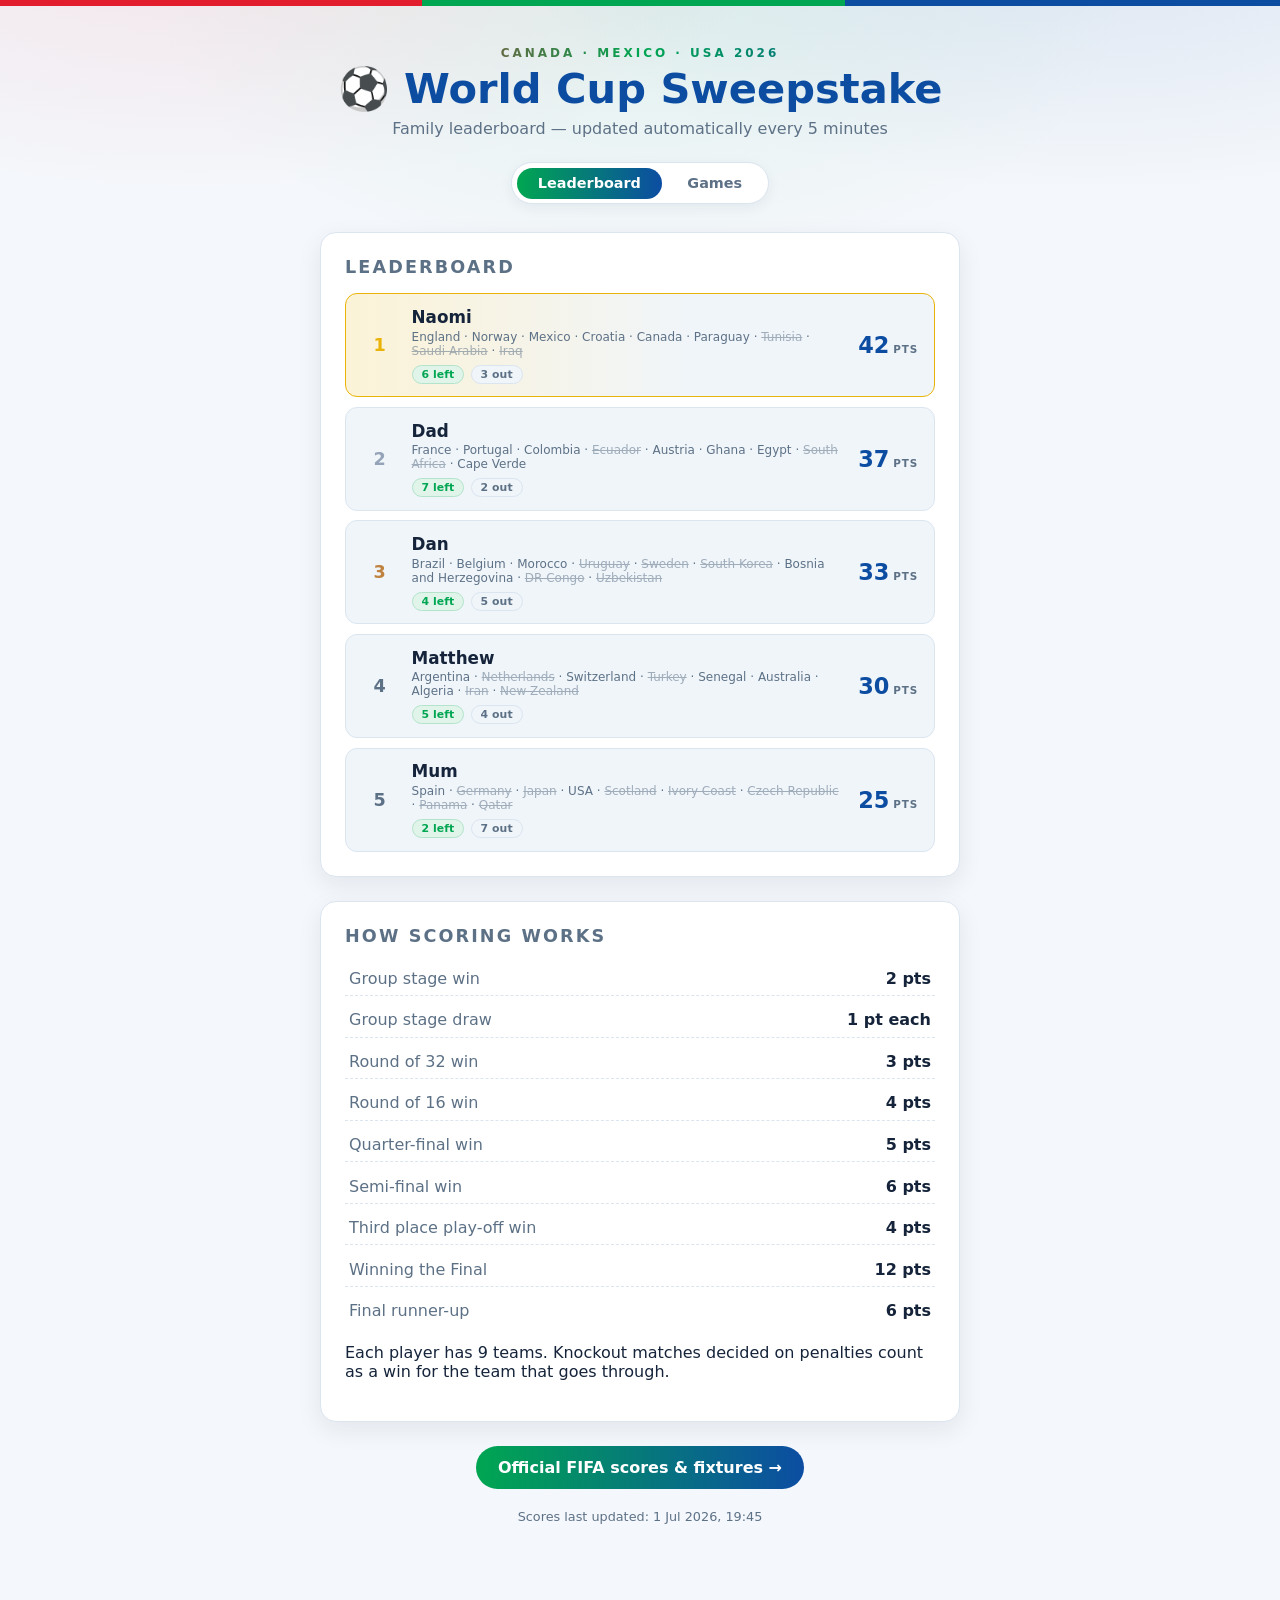
<file: site/index.html>
<!doctype html>
<html lang="en">
  <head>
    <meta charset="utf-8" />
    <meta name="viewport" content="width=device-width, initial-scale=1" />
    <title>World Cup 2026 Sweepstake</title>
    <link rel="stylesheet" href="styles.css" />
    <style>
      /* Leaderboard */
      #scores {
        display: flex;
        flex-direction: column;
        gap: 0.6rem;
      }

      .row {
        display: grid;
        grid-template-columns: 2.2rem 1fr auto;
        align-items: center;
        gap: 0.9rem;
        background: var(--bg-card-soft);
        border: 1px solid var(--border);
        border-radius: 12px;
        padding: 0.8rem 1rem;
      }

      .row .rank {
        font-weight: 800;
        font-size: 1.1rem;
        text-align: center;
        color: var(--text-muted);
      }

      .row.first .rank { color: var(--gold); }
      .row.second .rank { color: var(--silver); }
      .row.third .rank { color: var(--bronze); }

      .row.first {
        border-color: var(--gold);
        background: linear-gradient(90deg, rgba(234, 179, 8, 0.16), var(--bg-card-soft) 60%);
      }

      .row .player {
        font-weight: 600;
        font-size: 1.05rem;
      }

      .row .teams {
        display: block;
        font-size: 0.75rem;
        font-weight: 400;
        color: var(--text-muted);
        margin-top: 0.15rem;
      }

      .row .teams .out {
        text-decoration: line-through;
        opacity: 0.55;
      }

      .row .standing {
        display: flex;
        gap: 0.4rem;
        margin-top: 0.45rem;
      }

      .row .standing .pill {
        font-size: 0.68rem;
        font-weight: 700;
        border-radius: 999px;
        padding: 0.12rem 0.55rem;
        letter-spacing: 0.01em;
      }

      .row .standing .pill b {
        font-variant-numeric: tabular-nums;
      }

      .row .standing .pill.left {
        color: var(--green);
        background: color-mix(in srgb, var(--green) 12%, #ffffff);
        border: 1px solid color-mix(in srgb, var(--green) 30%, #ffffff);
      }

      .row .standing .pill.out {
        color: var(--text-muted);
        background: var(--bg-card-soft);
        border: 1px solid var(--border);
      }

      .row .points {
        font-size: 1.4rem;
        font-weight: 800;
        font-variant-numeric: tabular-nums;
        color: var(--blue);
      }

      .row .points small {
        font-size: 0.65rem;
        font-weight: 600;
        color: var(--text-muted);
        margin-left: 0.25rem;
        text-transform: uppercase;
        letter-spacing: 0.08em;
      }

      /* Scoring rules */
      .rules {
        display: flex;
        flex-direction: column;
        gap: 0.45rem;
        margin: 0;
        padding: 0;
        list-style: none;
      }

      .rules li {
        display: flex;
        justify-content: space-between;
        align-items: baseline;
        gap: 1rem;
        padding: 0.45rem 0.25rem;
        border-bottom: 1px dashed var(--border);
        color: var(--text-muted);
      }

      .rules li:last-child {
        border-bottom: none;
      }

      .rules .pts {
        font-weight: 700;
        color: var(--text);
        white-space: nowrap;
        font-variant-numeric: tabular-nums;
      }

      .rules .note {
        font-size: 0.8rem;
        margin-top: 0.75rem;
        color: var(--text-muted);
      }
    </style>
  </head>
  <body>
    <main>
      <header>
        <div class="kicker">Canada · Mexico · USA 2026</div>
        <h1>⚽ World Cup Sweepstake</h1>
        <p>Family leaderboard — updated automatically every 5 minutes</p>
      </header>

      <nav class="tabs">
        <a class="tab active" href="index.html">Leaderboard</a>
        <a class="tab" href="games.html">Games</a>
      </nav>

      <section class="card">
        <h2>Leaderboard</h2>
        <div id="scores"></div>
      </section>

      <section class="card">
        <h2>How scoring works</h2>
        <ul class="rules">
          <li><span>Group stage win</span><span class="pts">2 pts</span></li>
          <li><span>Group stage draw</span><span class="pts">1 pt each</span></li>
          <li><span>Round of 32 win</span><span class="pts">3 pts</span></li>
          <li><span>Round of 16 win</span><span class="pts">4 pts</span></li>
          <li><span>Quarter-final win</span><span class="pts">5 pts</span></li>
          <li><span>Semi-final win</span><span class="pts">6 pts</span></li>
          <li><span>Third place play-off win</span><span class="pts">4 pts</span></li>
          <li><span>Winning the Final</span><span class="pts">12 pts</span></li>
          <li><span>Final runner-up</span><span class="pts">6 pts</span></li>
        </ul>
        <p class="note">
          Each player has 9 teams. Knockout matches decided on penalties count
          as a win for the team that goes through.
        </p>
      </section>

      <section class="links">
        <a
          class="button"
          href="https://www.fifa.com/en/tournaments/mens/worldcup/canadamexicousa2026/scores-fixtures"
          target="_blank"
          rel="noopener"
        >
          Official FIFA scores &amp; fixtures →
        </a>
        <p id="status"></p>
      </section>
    </main>

    <script>
      const SCORES_URL = "data/scores.json";

      const PLAYER_TEAMS = {
        Dan: ["Brazil", "Belgium", "Morocco", "Uruguay", "Sweden", "South Korea", "Bosnia and Herzegovina", "DR Congo", "Uzbekistan"],
        Mum: ["Spain", "Germany", "Japan", "USA", "Scotland", "Ivory Coast", "Czech Republic", "Panama", "Qatar"],
        Dad: ["France", "Portugal", "Colombia", "Ecuador", "Austria", "Ghana", "Egypt", "South Africa", "Cape Verde"],
        Matthew: ["Argentina", "Netherlands", "Switzerland", "Turkey", "Senegal", "Australia", "Algeria", "Iran", "New Zealand"],
        Naomi: ["England", "Norway", "Mexico", "Croatia", "Canada", "Paraguay", "Tunisia", "Saudi Arabia", "Iraq"],
      };

      const RANK_CLASSES = ["first", "second", "third"];

      function formatLondonTime(date) {
        return date.toLocaleString("en-GB", {
          timeZone: "Europe/London",
          dateStyle: "medium",
          timeStyle: "short",
        });
      }

      async function loadScores() {
        const status = document.getElementById("status");

        try {
          const response = await fetch(SCORES_URL, { cache: "no-store" });

          if (!response.ok) {
            throw new Error(`Request failed: ${response.status}`);
          }

          const data = await response.json();
          renderScores(data.scores, data.eliminated || []);

          const updated = new Date(data.updated_at);
          status.textContent = `Scores last updated: ${formatLondonTime(updated)}`;
        } catch (error) {
          status.textContent = `Unable to load scores: ${error.message}`;
        }
      }

      function makePill(variant, count, label) {
        const pill = document.createElement("span");
        pill.className = `pill ${variant}`;

        const number = document.createElement("b");
        number.textContent = count;

        pill.append(number, document.createTextNode(` ${label}`));
        return pill;
      }

      function renderScores(scores, eliminated) {
        const container = document.getElementById("scores");
        container.innerHTML = "";

        const eliminatedSet = new Set(eliminated);

        const sorted = Object.entries(scores).sort(([, a], [, b]) => b - a);

        // Dense ranking: tied players share a rank and the next score down
        // takes the following rank (2, 2, 0 -> 1, 1, 2).
        let rank = 0;
        let previousPoints = null;

        sorted.forEach(([player, points]) => {
          if (points !== previousPoints) {
            rank += 1;
            previousPoints = points;
          }

          const row = document.createElement("div");
          row.className = "row";

          if (RANK_CLASSES[rank - 1]) {
            row.classList.add(RANK_CLASSES[rank - 1]);
          }

          const rankEl = document.createElement("div");
          rankEl.className = "rank";
          rankEl.textContent = rank;

          const playerEl = document.createElement("div");
          playerEl.className = "player";
          playerEl.textContent = player;

          const teams = PLAYER_TEAMS[player];
          if (teams) {
            const teamsEl = document.createElement("span");
            teamsEl.className = "teams";

            teams.forEach((team, index) => {
              const teamEl = document.createElement("span");
              if (eliminatedSet.has(team)) {
                teamEl.className = "out";
              }
              teamEl.textContent = team;
              teamsEl.append(teamEl);

              if (index < teams.length - 1) {
                teamsEl.append(document.createTextNode(" · "));
              }
            });

            playerEl.append(teamsEl);

            const outCount = teams.filter((team) => eliminatedSet.has(team)).length;
            const leftCount = teams.length - outCount;

            const standing = document.createElement("div");
            standing.className = "standing";
            standing.append(
              makePill("left", leftCount, "left"),
              makePill("out", outCount, "out")
            );
            playerEl.append(standing);
          }

          const pointsEl = document.createElement("div");
          pointsEl.className = "points";
          pointsEl.textContent = points;

          const label = document.createElement("small");
          label.textContent = points === 1 ? "pt" : "pts";
          pointsEl.append(label);

          row.append(rankEl, playerEl, pointsEl);
          container.append(row);
        });
      }

      loadScores();
      setInterval(loadScores, 60_000);
    </script>
  </body>
</html>
</file>
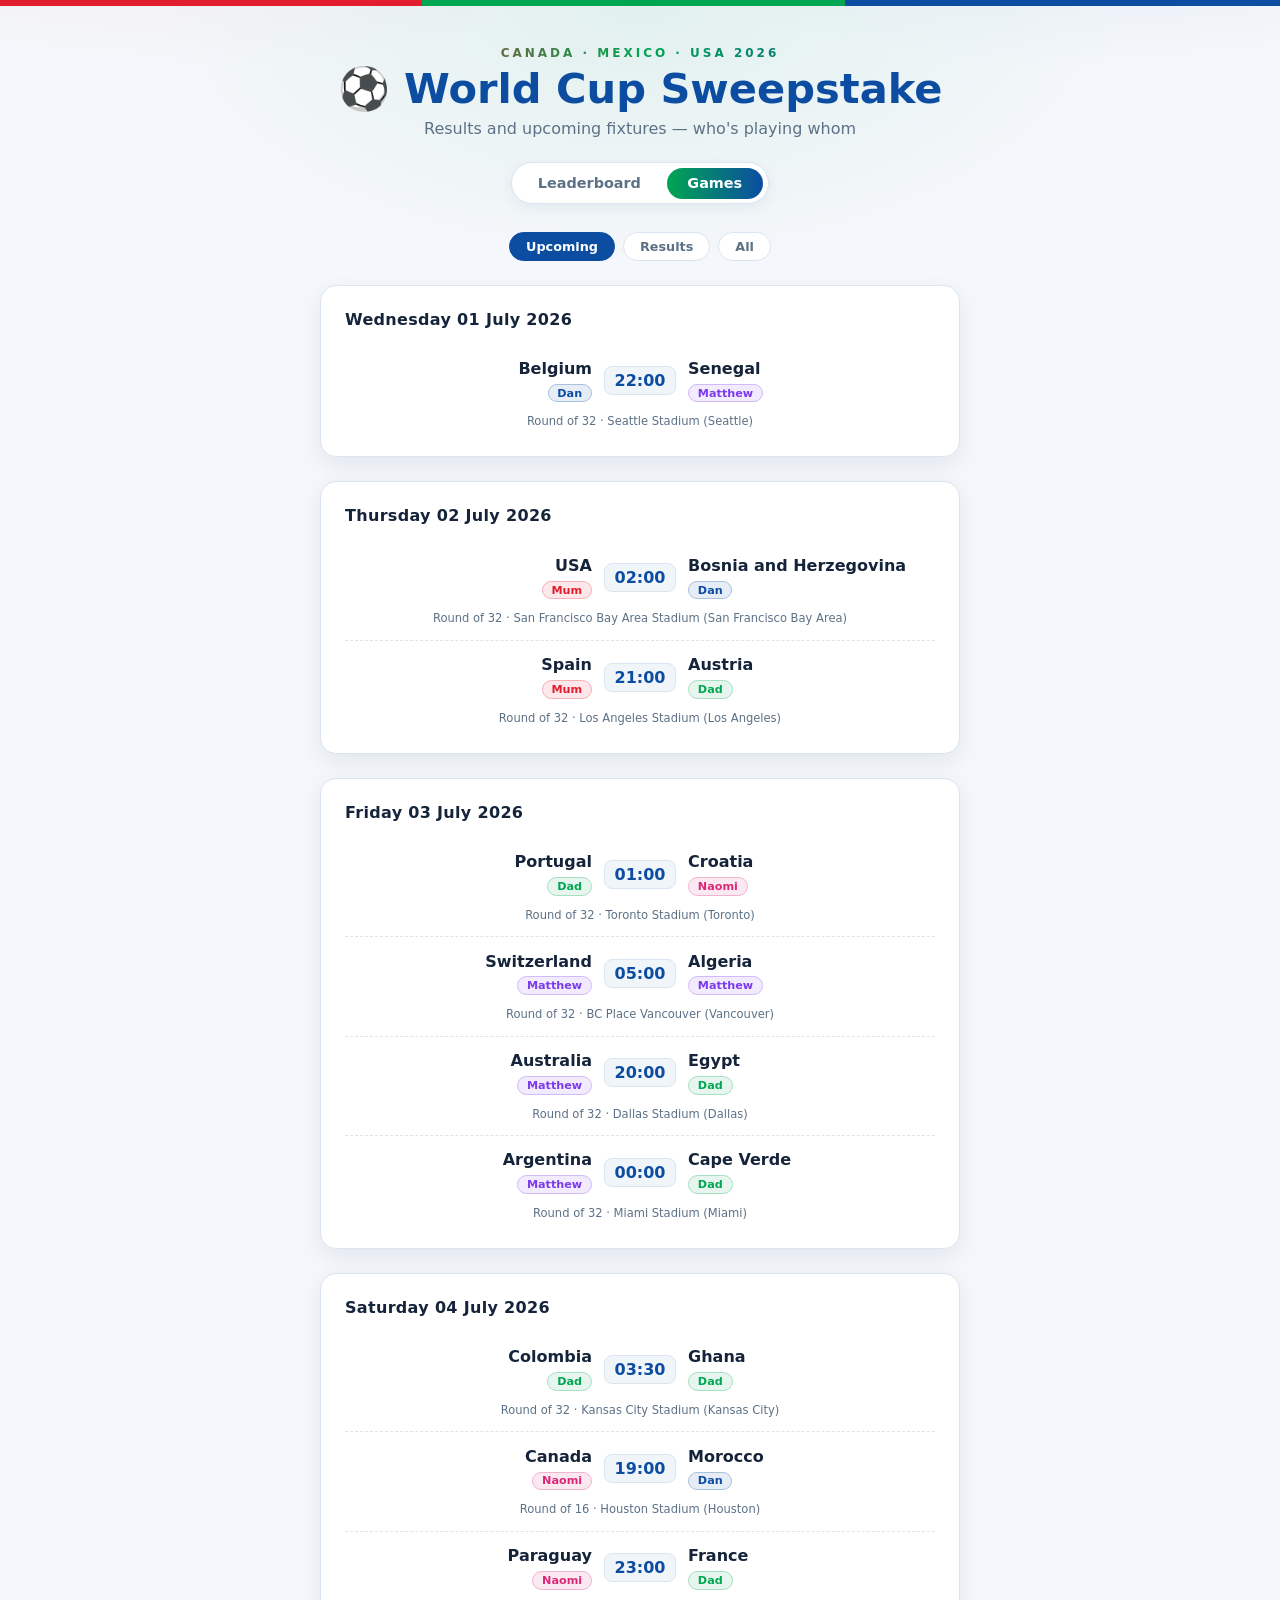
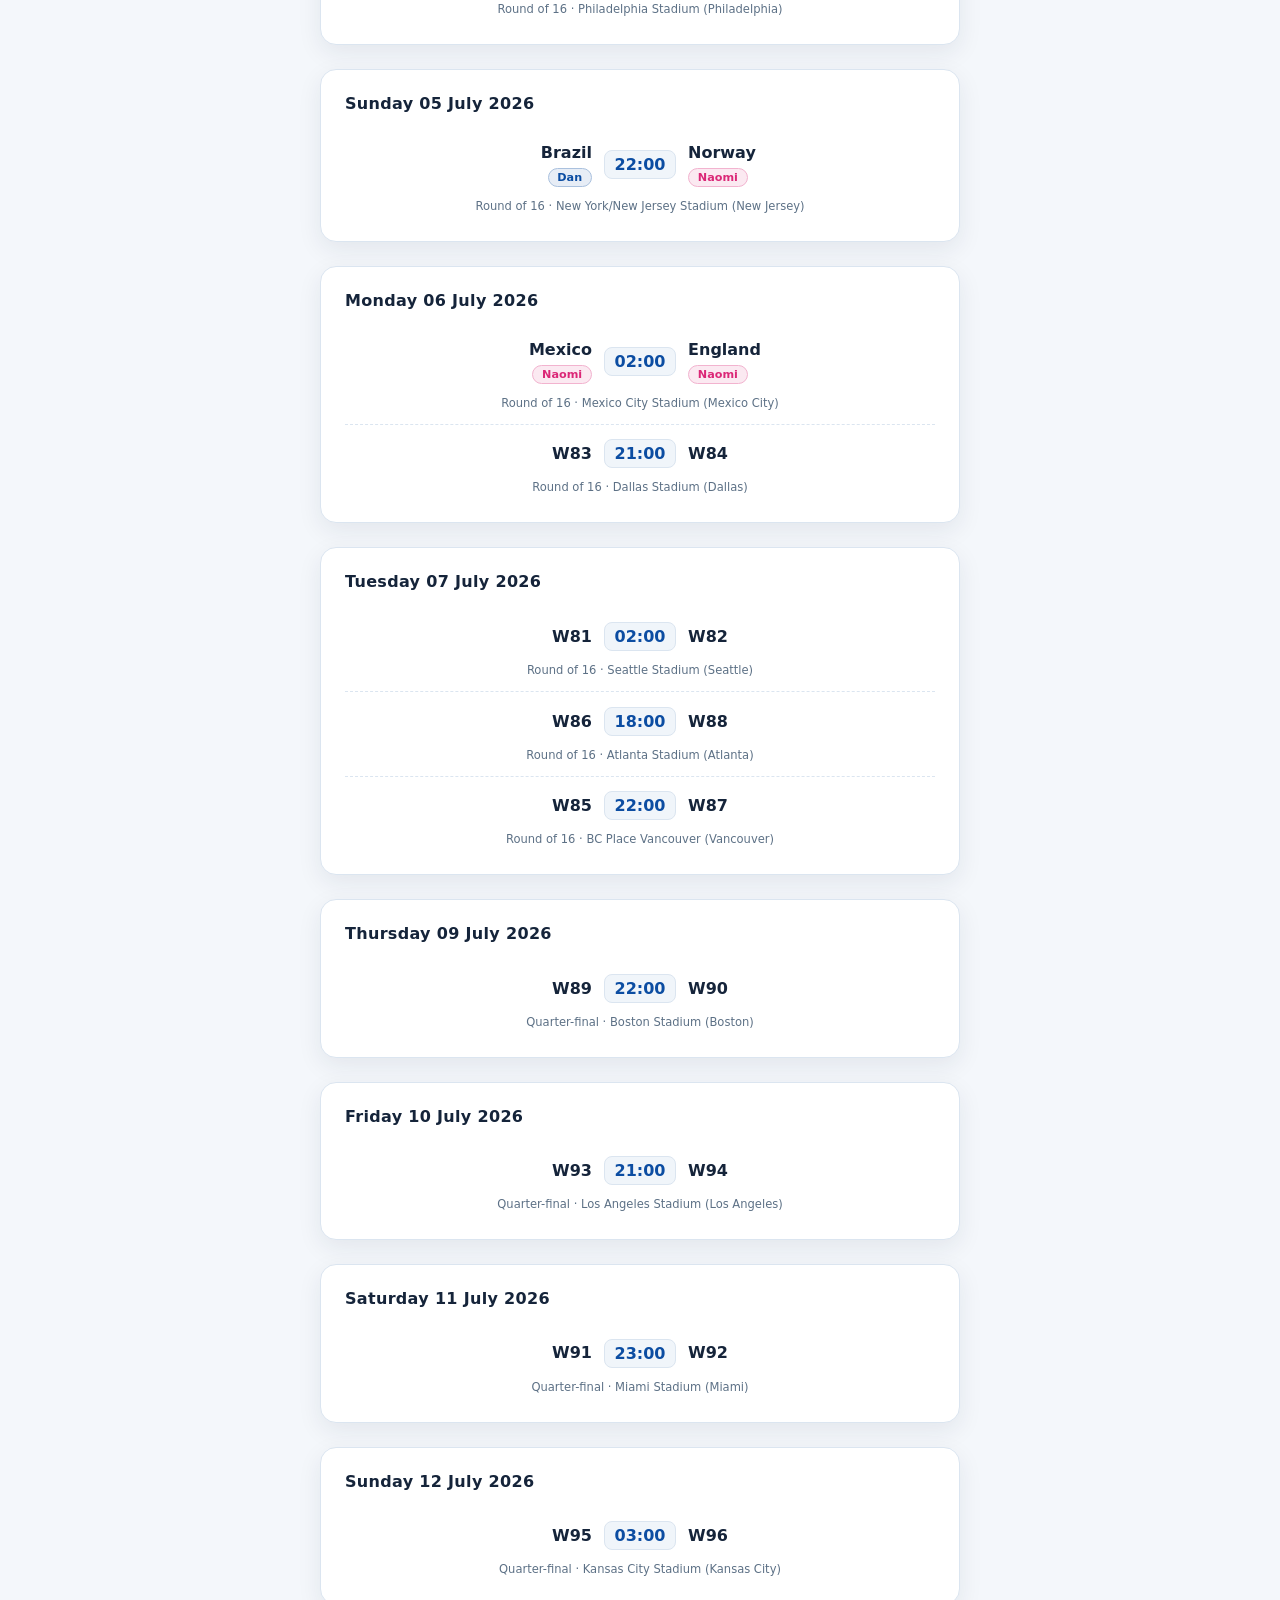
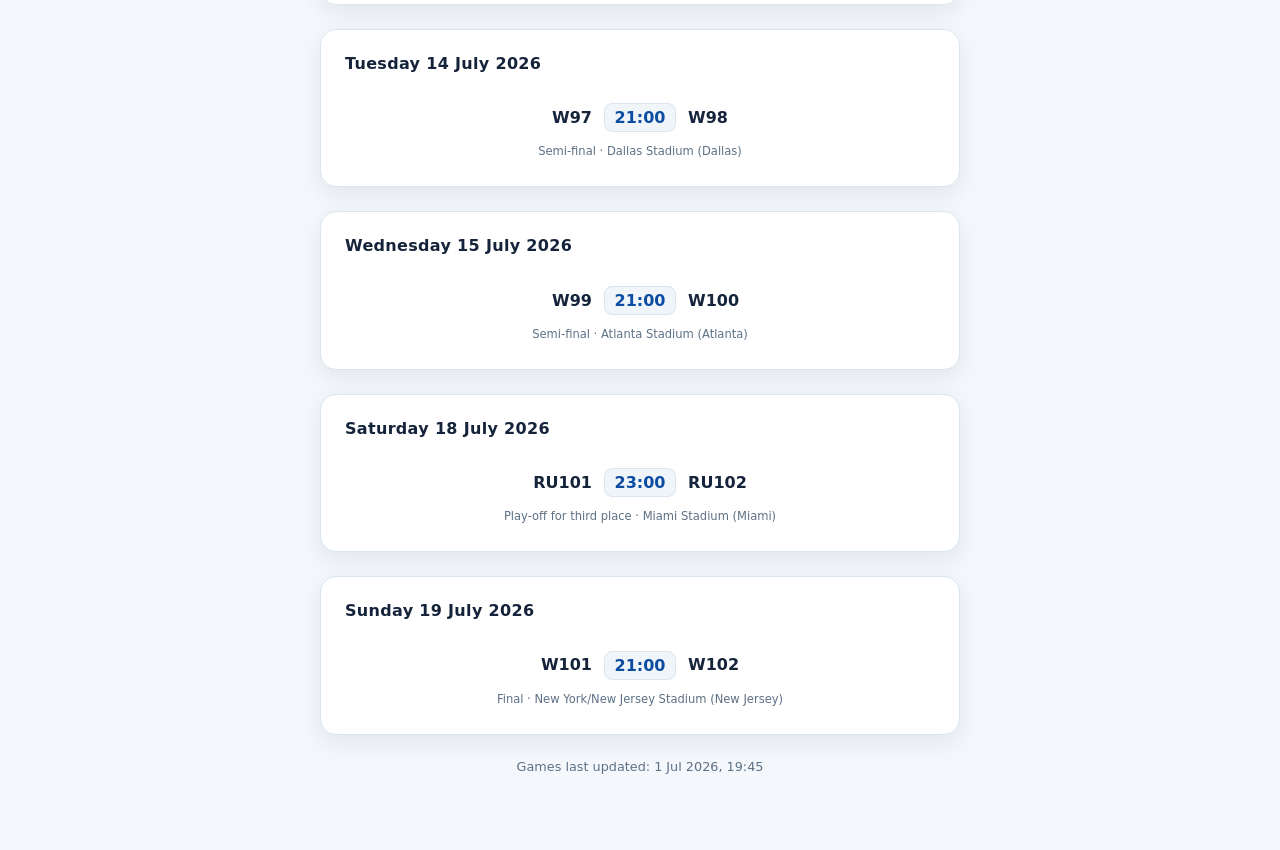
<file: site/games.html>
<!doctype html>
<html lang="en">
  <head>
    <meta charset="utf-8" />
    <meta name="viewport" content="width=device-width, initial-scale=1" />
    <title>Games — World Cup 2026 Sweepstake</title>
    <link rel="stylesheet" href="styles.css" />
    <style>
      /* Filters */
      .filters {
        display: flex;
        justify-content: center;
        gap: 0.5rem;
        margin-bottom: 1.5rem;
      }

      .filter {
        font: inherit;
        font-size: 0.8rem;
        font-weight: 600;
        color: var(--text-muted);
        background: var(--bg-card);
        border: 1px solid var(--border);
        border-radius: 999px;
        padding: 0.35rem 1rem;
        cursor: pointer;
      }

      .filter:hover {
        color: var(--text);
      }

      .filter.active {
        color: #ffffff;
        background: var(--blue);
        border-color: var(--blue);
      }

      /* Day cards */
      .card.day h2 {
        display: flex;
        align-items: center;
        gap: 0.6rem;
        text-transform: none;
        letter-spacing: 0.02em;
        font-size: 1rem;
        color: var(--text);
      }

      .today-badge {
        font-size: 0.65rem;
        font-weight: 700;
        text-transform: uppercase;
        letter-spacing: 0.08em;
        color: #ffffff;
        background: var(--green);
        border-radius: 999px;
        padding: 0.15rem 0.6rem;
      }

      /* Match rows */
      .match {
        display: grid;
        grid-template-columns: 1fr auto 1fr;
        align-items: center;
        gap: 0.75rem;
        padding: 0.9rem 0.25rem;
        border-bottom: 1px dashed var(--border);
      }

      .match:last-child {
        border-bottom: none;
        padding-bottom: 0.25rem;
      }

      .side {
        display: flex;
        flex-direction: column;
        gap: 0.35rem;
        min-width: 0;
      }

      .side.home {
        align-items: flex-end;
        text-align: right;
      }

      .side.away {
        align-items: flex-start;
        text-align: left;
      }

      .side .team {
        font-weight: 600;
        line-height: 1.2;
      }

      .match.played .side.loser .team {
        color: var(--text-muted);
        font-weight: 500;
      }

      .match.played .side.winner .team {
        color: var(--green);
        font-weight: 700;
      }

      .chip {
        --chip: #5d7186;
        font-size: 0.7rem;
        font-weight: 700;
        color: var(--chip);
        background: color-mix(in srgb, var(--chip) 10%, #ffffff);
        border: 1px solid color-mix(in srgb, var(--chip) 35%, #ffffff);
        border-radius: 999px;
        padding: 0.12rem 0.55rem;
        white-space: nowrap;
      }

      .centre {
        display: flex;
        flex-direction: column;
        align-items: center;
        gap: 0.15rem;
        min-width: 4.5rem;
      }

      .centre .score {
        font-size: 1.3rem;
        font-weight: 800;
        font-variant-numeric: tabular-nums;
        color: var(--blue);
        white-space: nowrap;
      }

      .centre .kickoff {
        font-size: 1rem;
        font-weight: 700;
        color: var(--blue);
        background: var(--bg-card-soft);
        border: 1px solid var(--border);
        border-radius: 8px;
        padding: 0.25rem 0.6rem;
        white-space: nowrap;
      }

      .centre .state {
        font-size: 0.65rem;
        font-weight: 600;
        text-transform: uppercase;
        letter-spacing: 0.08em;
        color: var(--text-muted);
      }

      .match .meta {
        grid-column: 1 / -1;
        text-align: center;
        font-size: 0.72rem;
        color: var(--text-muted);
      }

      .match.live {
        background: linear-gradient(90deg, rgba(225, 29, 46, 0.06), transparent 65%);
        border-radius: 10px;
      }

      .state.live {
        display: inline-flex;
        align-items: center;
        gap: 0.3rem;
        color: var(--red);
      }

      .state.live::before {
        content: "";
        width: 0.5rem;
        height: 0.5rem;
        border-radius: 50%;
        background: var(--red);
        animation: live-pulse 1.4s ease-in-out infinite;
      }

      @keyframes live-pulse {
        0%, 100% {
          opacity: 1;
          transform: scale(1);
        }
        50% {
          opacity: 0.4;
          transform: scale(0.7);
        }
      }

      .empty {
        text-align: center;
        color: var(--text-muted);
        padding: 1rem 0;
      }
    </style>
  </head>
  <body>
    <main>
      <header>
        <div class="kicker">Canada · Mexico · USA 2026</div>
        <h1>⚽ World Cup Sweepstake</h1>
        <p>Results and upcoming fixtures — who's playing whom</p>
      </header>

      <nav class="tabs">
        <a class="tab" href="index.html">Leaderboard</a>
        <a class="tab active" href="games.html">Games</a>
      </nav>

      <div class="filters">
        <button class="filter active" data-filter="upcoming">Upcoming</button>
        <button class="filter" data-filter="played">Results</button>
        <button class="filter" data-filter="all">All</button>
      </div>

      <div id="games"></div>

      <p id="status"></p>
    </main>

    <script>
      const GAMES_URL = "data/games.json";

      const PLAYER_COLORS = {
        Dan: "#0c4da2",
        Mum: "#e11d2e",
        Dad: "#00a651",
        Matthew: "#7c3aed",
        Naomi: "#db2777",
      };

      let games = [];
      let filter = "upcoming";

      async function loadGames() {
        const status = document.getElementById("status");

        try {
          const response = await fetch(GAMES_URL, { cache: "no-store" });

          if (!response.ok) {
            throw new Error(`Request failed: ${response.status}`);
          }

          const data = await response.json();
          games = data.games;
          renderGames();

          const updated = new Date(data.updated_at);
          status.textContent = `Games last updated: ${formatLondonTime(updated)}`;
        } catch (error) {
          status.textContent = `Unable to load games: ${error.message}`;
        }
      }

      function renderGames() {
        const container = document.getElementById("games");
        container.innerHTML = "";

        const visible = games.filter((game) =>
          filter === "all" ? true : filter === "played" ? game.played : !game.played
        );

        // Most recent first for results/all; upcoming stays chronological.
        // Finished games carry no kickoff time (FIFA shows "FT" instead), so
        // the only ordering we have is the date plus FIFA's chronological
        // document order within a day. Reversing flips both, then a stable
        // date-descending sort keeps days in order while leaving the
        // last-played game of each day on top.
        if (filter === "played" || filter === "all") {
          visible.reverse();
          visible.sort((a, b) => (b.date || "").localeCompare(a.date || ""));
        }

        if (visible.length === 0) {
          const empty = document.createElement("section");
          empty.className = "card";

          const message = document.createElement("p");
          message.className = "empty";
          message.textContent =
            filter === "played"
              ? "No games have been played yet."
              : "No upcoming games found.";

          empty.append(message);
          container.append(empty);
          return;
        }

        const now = Date.now();
        const todayIso = londonDateString(new Date(now));

        let currentLabel = null;
        let section = null;

        visible.forEach((game) => {
          const label = game.date_label || "Date TBC";

          if (label !== currentLabel) {
            currentLabel = label;

            section = document.createElement("section");
            section.className = "card day";

            const heading = document.createElement("h2");
            heading.textContent = label;

            if (game.date === todayIso) {
              const badge = document.createElement("span");
              badge.className = "today-badge";
              badge.textContent = "Today";
              heading.append(badge);
            }

            section.append(heading);
            container.append(section);
          }

          section.append(renderMatch(game, now));
        });
      }

      function formatLondonTime(date) {
        return date.toLocaleString("en-GB", {
          timeZone: "Europe/London",
          dateStyle: "medium",
          timeStyle: "short",
        });
      }

      function londonDateString(date) {
        return date.toLocaleDateString("en-CA", { timeZone: "Europe/London" });
      }

      // A game runs ~3 hours covering stoppage time, half-time, extra time
      // and penalties.
      const LIVE_WINDOW_MS = 3 * 60 * 60 * 1000;

      function getKickoff(game) {
        if (!game.kickoff) return null;

        const kickoff = new Date(game.kickoff);
        return Number.isNaN(kickoff.getTime()) ? null : kickoff;
      }

      function hasScore(game) {
        return game.home.score !== null && game.away.score !== null;
      }

      function isLive(game, now) {
        if (game.played) return false;

        // FIFA stops reporting a kickoff time once a match starts, so a
        // posted score is the most reliable sign a game is in progress.
        if (hasScore(game)) return true;

        const kickoff = getKickoff(game);
        if (!kickoff) return false;

        const elapsed = now - kickoff.getTime();
        return elapsed >= 0 && elapsed < LIVE_WINDOW_MS;
      }

      function renderMatch(game, now) {
        const live = isLive(game, now);

        const match = document.createElement("div");
        match.className = game.played ? "match played" : live ? "match live" : "match";

        match.append(
          renderSide(game, game.home, "home"),
          renderCentre(game, live),
          renderSide(game, game.away, "away"),
          renderMeta(game)
        );

        return match;
      }

      function renderSide(game, team, position) {
        const side = document.createElement("div");
        side.className = `side ${position}`;

        // Only mark winner/loser for decided games (not draws).
        if (game.played && (game.home.winner || game.away.winner)) {
          side.classList.add(team.winner ? "winner" : "loser");
        }

        const name = document.createElement("div");
        name.className = "team";
        name.textContent = team.name;
        side.append(name);

        if (team.player) {
          const chip = document.createElement("span");
          chip.className = "chip";
          chip.style.setProperty("--chip", PLAYER_COLORS[team.player] || "#5d7186");
          chip.textContent = team.player;
          side.append(chip);
        }

        return side;
      }

      // Knockout games decided on penalties carry a shoot-out tally that
      // sits on the outer side of each team's score, e.g. "1 (3) – (4) 1".
      function formatPenalty(team) {
        return team.penalties == null ? "" : ` (${team.penalties})`;
      }

      function renderCentre(game, live) {
        const centre = document.createElement("div");
        centre.className = "centre";

        const main = document.createElement("div");

        if (game.played || live) {
          main.className = "score";
          main.textContent =
            `${game.home.score ?? 0}${formatPenalty(game.home)} – ` +
            `${formatPenalty(game.away)}${game.away.score ?? 0}`;
        } else {
          main.className = "kickoff";
          main.textContent = game.time || game.status || "vs";
        }

        centre.append(main);

        if (live) {
          const state = document.createElement("div");
          state.className = "state live";
          state.textContent = "Live";
          centre.append(state);
        } else if (game.played && game.status) {
          const state = document.createElement("div");
          state.className = "state";
          state.textContent = game.status;
          centre.append(state);
        }

        return centre;
      }

      function renderMeta(game) {
        const meta = document.createElement("div");
        meta.className = "meta";
        meta.textContent = [game.stage, game.group, game.venue]
          .filter(Boolean)
          .join(" · ");
        return meta;
      }

      document.querySelectorAll(".filter").forEach((button) => {
        button.addEventListener("click", () => {
          filter = button.dataset.filter;

          document
            .querySelectorAll(".filter")
            .forEach((b) => b.classList.toggle("active", b === button));

          renderGames();
        });
      });

      loadGames();
      setInterval(loadGames, 60_000);
    </script>
  </body>
</html>
</file>
<file: site/styles.css>
:root {
  /* FIFA 2026 host-nation trio: Canada red, Mexico green, USA blue */
  --red: #e11d2e;
  --green: #00a651;
  --blue: #0c4da2;
  --bg: #f4f7fb;
  --bg-card: #ffffff;
  --bg-card-soft: #f0f5fa;
  --border: #dbe5f0;
  --text: #15243a;
  --text-muted: #5d7186;
  --accent: var(--green);
  --gold: #eab308;
  --silver: #94a3b8;
  --bronze: #c0833f;
}

* {
  box-sizing: border-box;
}

body {
  font-family: system-ui, -apple-system, "Segoe UI", sans-serif;
  background:
    radial-gradient(900px 420px at 15% -5%, rgba(225, 29, 46, 0.09), transparent 65%),
    radial-gradient(900px 420px at 85% -5%, rgba(12, 77, 162, 0.11), transparent 65%),
    radial-gradient(700px 380px at 50% 0%, rgba(0, 166, 81, 0.08), transparent 70%),
    var(--bg);
  color: var(--text);
  margin: 0;
  min-height: 100vh;
  padding: 2.5rem 1rem 4rem;
  border-top: 6px solid;
  border-image: linear-gradient(90deg, var(--red) 33%, var(--green) 33% 66%, var(--blue) 66%) 1;
}

main {
  max-width: 640px;
  margin: 0 auto;
}

header {
  text-align: center;
  margin-bottom: 1.5rem;
}

header .kicker {
  text-transform: uppercase;
  letter-spacing: 0.25em;
  font-size: 0.75rem;
  font-weight: 700;
  background: linear-gradient(90deg, var(--red), var(--green), var(--blue));
  -webkit-background-clip: text;
  background-clip: text;
  color: transparent;
}

h1 {
  margin: 0.35rem 0 0.5rem;
  font-size: clamp(1.8rem, 5vw, 2.6rem);
  line-height: 1.1;
  color: var(--blue);
}

header p {
  color: var(--text-muted);
  margin: 0;
}

/* Tab navigation */
.tabs {
  display: flex;
  justify-content: center;
  gap: 0.3rem;
  width: fit-content;
  margin: 0 auto 1.75rem;
  background: var(--bg-card);
  border: 1px solid var(--border);
  border-radius: 999px;
  padding: 0.3rem;
  box-shadow: 0 4px 14px rgba(21, 36, 58, 0.06);
}

.tab {
  padding: 0.45rem 1.3rem;
  border-radius: 999px;
  text-decoration: none;
  color: var(--text-muted);
  font-weight: 600;
  font-size: 0.9rem;
}

.tab:not(.active):hover {
  color: var(--text);
}

.tab.active {
  background: linear-gradient(90deg, var(--green), var(--blue));
  color: #ffffff;
}

.card {
  background: var(--bg-card);
  border: 1px solid var(--border);
  border-radius: 16px;
  padding: 1.5rem;
  margin-bottom: 1.5rem;
  box-shadow: 0 8px 24px rgba(21, 36, 58, 0.08);
}

.card h2 {
  margin: 0 0 1rem;
  font-size: 1.1rem;
  text-transform: uppercase;
  letter-spacing: 0.12em;
  color: var(--text-muted);
}

/* Footer / links */
.links {
  text-align: center;
}

.button {
  display: inline-block;
  background: linear-gradient(90deg, var(--green), var(--blue));
  color: #ffffff;
  font-weight: 700;
  text-decoration: none;
  padding: 0.75rem 1.4rem;
  border-radius: 999px;
  transition: transform 0.1s ease, box-shadow 0.1s ease;
}

.button:hover {
  transform: translateY(-1px);
  box-shadow: 0 6px 18px rgba(12, 77, 162, 0.35);
}

#status {
  text-align: center;
  color: var(--text-muted);
  font-size: 0.8rem;
  margin-top: 1.25rem;
}
</file>
